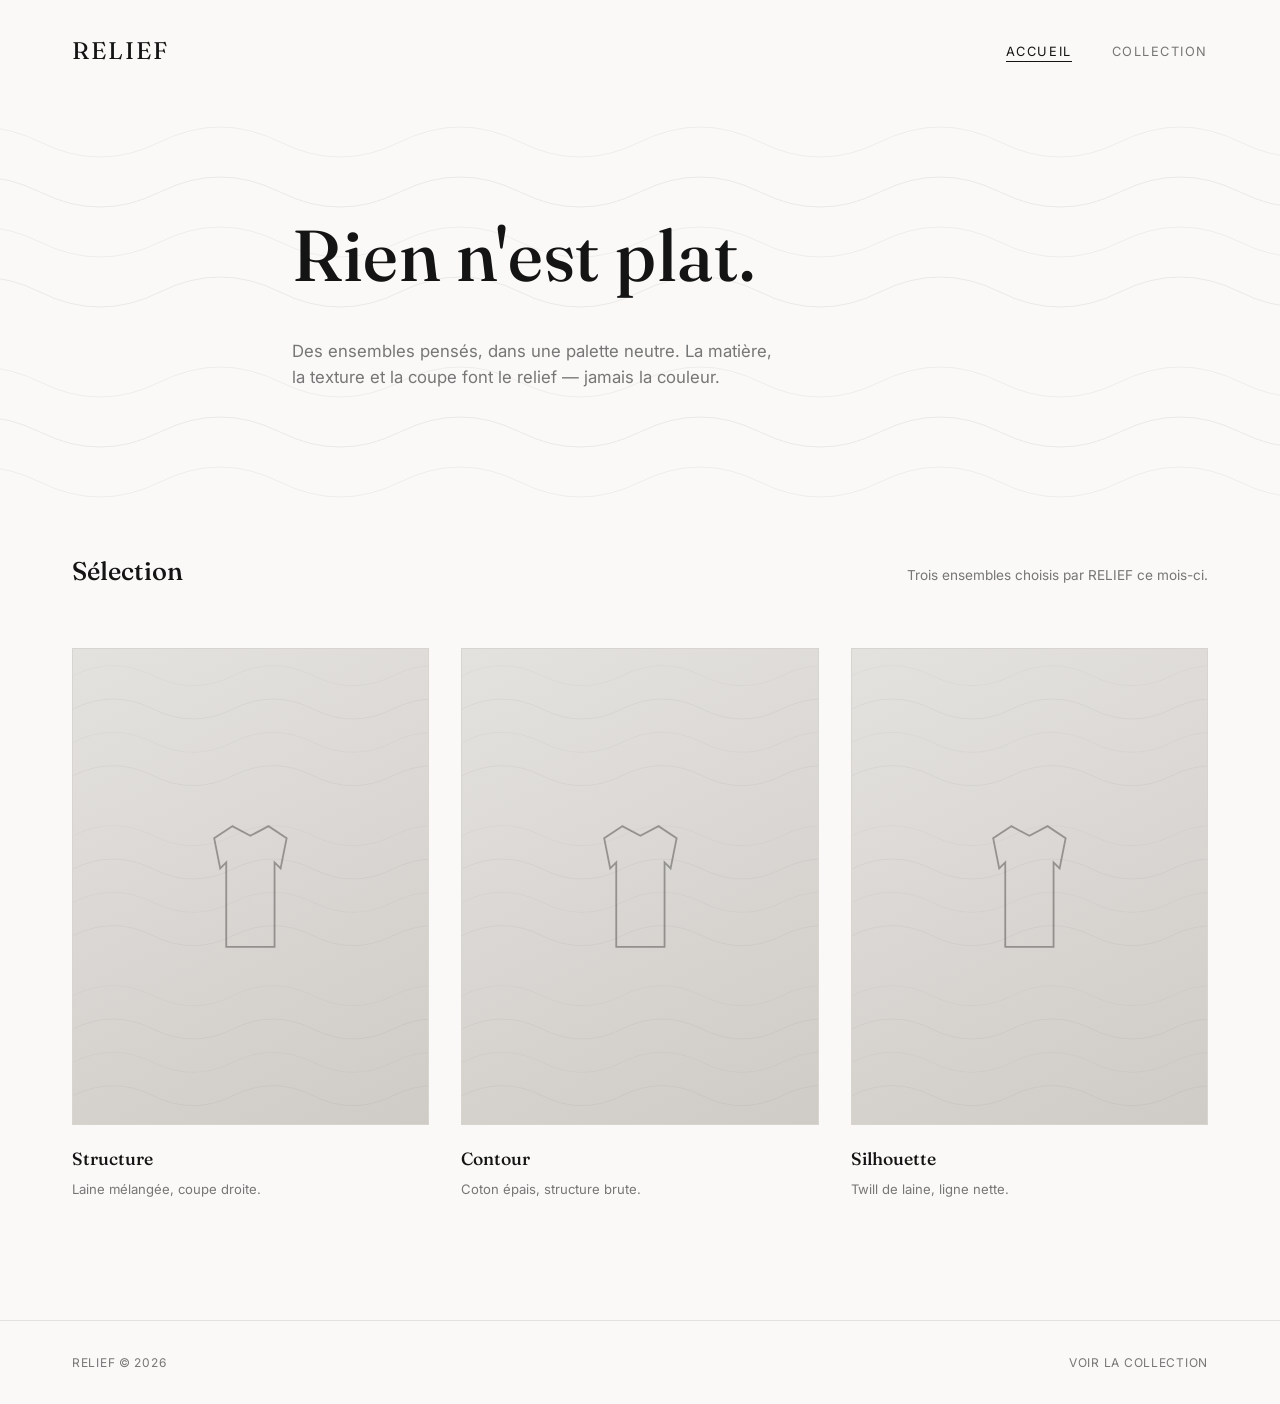
<file: Vêtement/m04/index.html>
<!DOCTYPE html>
<html lang="fr">
<head>
  <meta charset="UTF-8">
  <meta name="viewport" content="width=device-width, initial-scale=1.0">
  <title>RELIEF — Ensembles pensés</title>
  <meta name="description" content="RELIEF. Des ensembles pensés, une palette neutre, un design qui refuse la platitude.">
  <link rel="stylesheet" href="css/style.css">
</head>
<body>

  <header class="site-header">
    <div class="wrap">
      <a href="index.html" class="logo">RELIEF</a>
      <nav class="main-nav" aria-label="Navigation principale">
        <ul>
          <li><a href="index.html" aria-current="page">Accueil</a></li>
          <li><a href="collection.html">Collection</a></li>
        </ul>
      </nav>
    </div>
  </header>

  <main>
    <section class="hero">
      <div class="wrap">
        <h1>Rien n'est plat.</h1>
        <p>Des ensembles pensés, dans une palette neutre. La matière, la texture et la coupe font le relief — jamais la couleur.</p>
      </div>
    </section>

    <section class="selection">
      <div class="wrap">
        <div class="selection-header">
          <h2>Sélection</h2>
          <p class="note">Trois ensembles choisis par RELIEF ce mois-ci.</p>
        </div>

        <div class="product-grid">

          <!-- Emplacements réservés aux photos de mannequins (N&B).
               À remplacer par la photographie réelle avant mise en ligne. -->

          <article class="product-card">
            <div class="frame">
              <svg viewBox="0 0 100 140" xmlns="http://www.w3.org/2000/svg" fill="none" stroke="#141414" stroke-width="1.5">
                <path d="M35 20 L20 30 L25 55 L30 50 L30 120 L70 120 L70 50 L75 55 L80 30 L65 20 L50 28 Z"/>
              </svg>
            </div>
            <h3>Structure</h3>
            <p class="material">Laine mélangée, coupe droite.</p>
          </article>

          <article class="product-card">
            <div class="frame">
              <svg viewBox="0 0 100 140" xmlns="http://www.w3.org/2000/svg" fill="none" stroke="#141414" stroke-width="1.5">
                <path d="M35 20 L20 30 L25 55 L30 50 L30 120 L70 120 L70 50 L75 55 L80 30 L65 20 L50 28 Z"/>
              </svg>
            </div>
            <h3>Contour</h3>
            <p class="material">Coton épais, structure brute.</p>
          </article>

          <article class="product-card">
            <div class="frame">
              <svg viewBox="0 0 100 140" xmlns="http://www.w3.org/2000/svg" fill="none" stroke="#141414" stroke-width="1.5">
                <path d="M35 20 L20 30 L25 55 L30 50 L30 120 L70 120 L70 50 L75 55 L80 30 L65 20 L50 28 Z"/>
              </svg>
            </div>
            <h3>Silhouette</h3>
            <p class="material">Twill de laine, ligne nette.</p>
          </article>

        </div>
      </div>
    </section>
  </main>

  <footer class="site-footer">
    <div class="wrap">
      <p>RELIEF © 2026</p>
      <p><a href="collection.html">Voir la collection</a></p>
    </div>
  </footer>

</body>
</html>
</file>
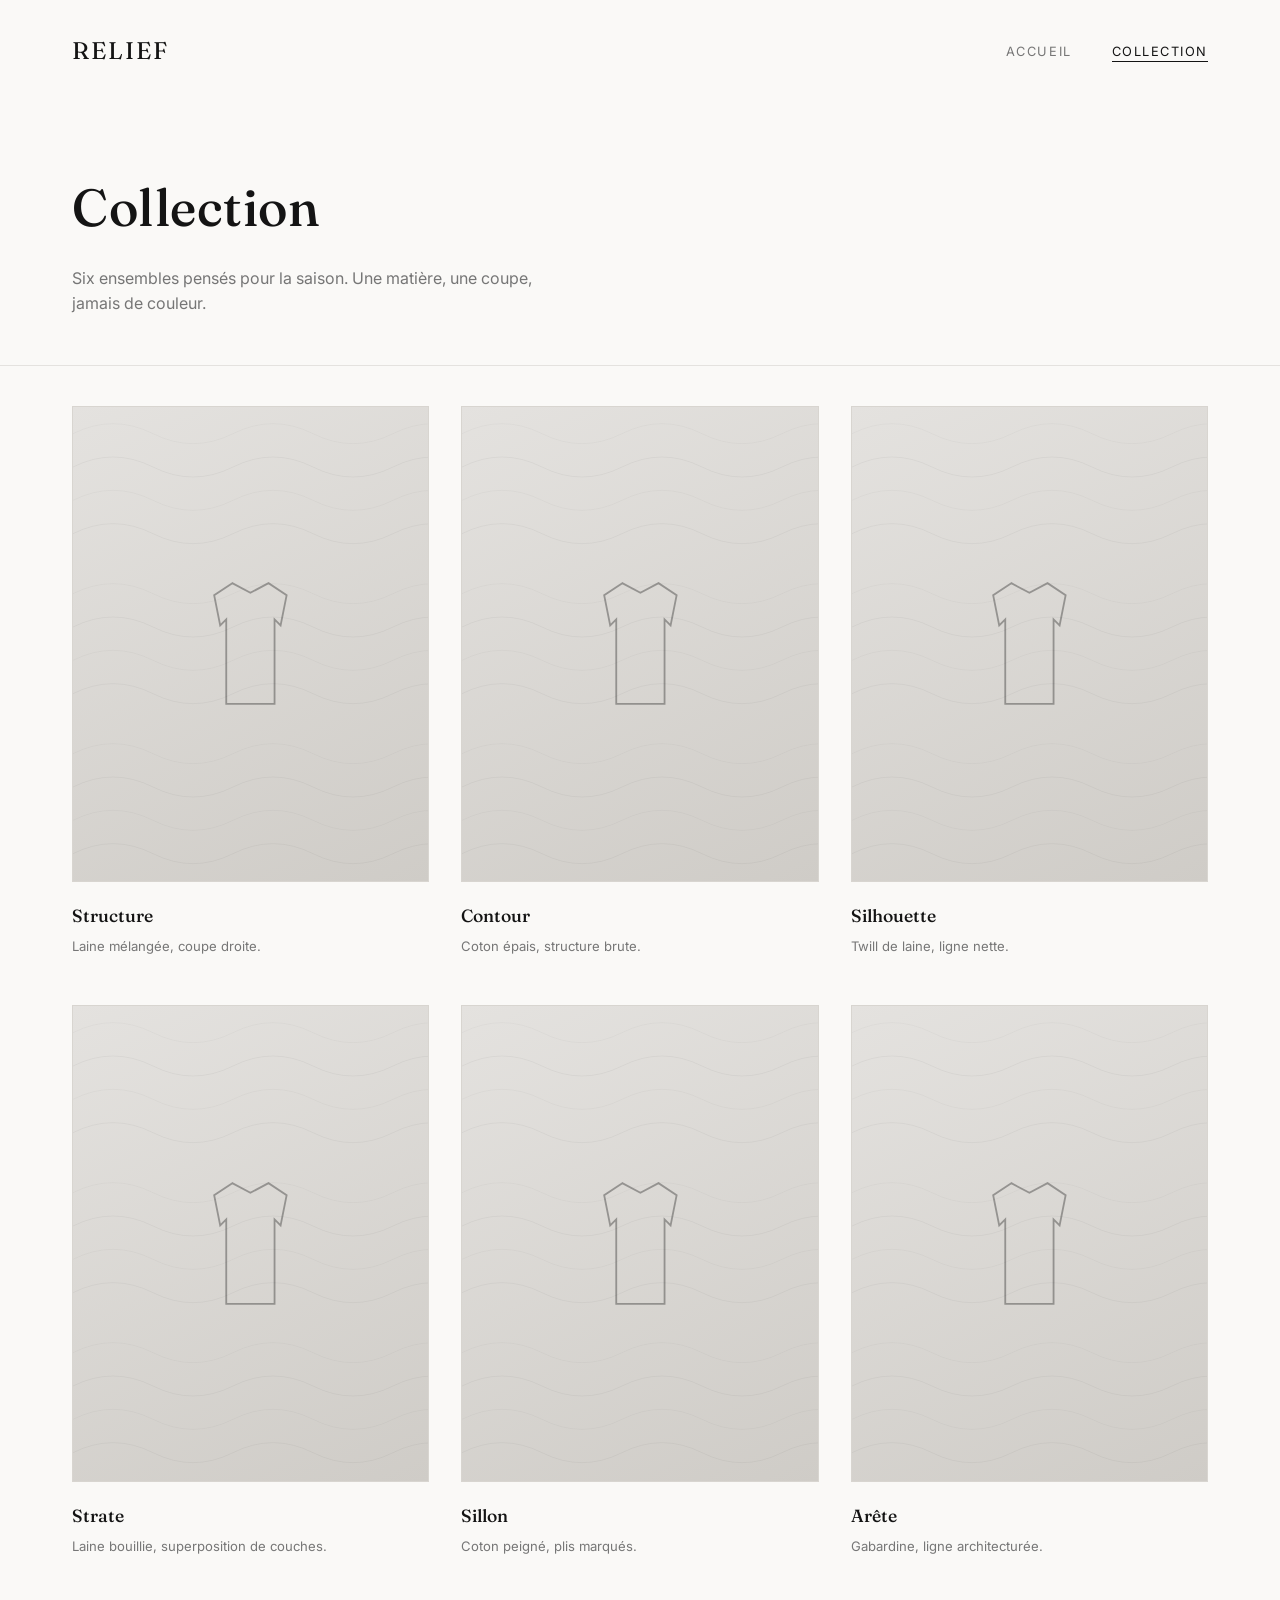
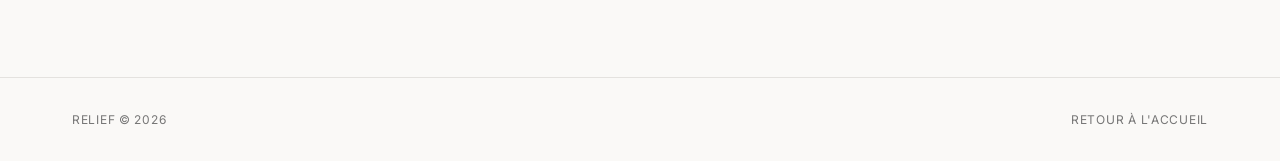
<file: Vêtement/m04/collection.html>
<!DOCTYPE html>
<html lang="fr">
<head>
  <meta charset="UTF-8">
  <meta name="viewport" content="width=device-width, initial-scale=1.0">
  <title>Collection — RELIEF</title>
  <meta name="description" content="La collection RELIEF. Six ensembles pensés, une palette neutre, jamais de couleur.">
  <link rel="stylesheet" href="css/style.css">
</head>
<body>

  <header class="site-header">
    <div class="wrap">
      <a href="index.html" class="logo">RELIEF</a>
      <nav class="main-nav" aria-label="Navigation principale">
        <ul>
          <li><a href="index.html">Accueil</a></li>
          <li><a href="collection.html" aria-current="page">Collection</a></li>
        </ul>
      </nav>
    </div>
  </header>

  <main>
    <section class="page-hero">
      <div class="wrap">
        <h1>Collection</h1>
        <p>Six ensembles pensés pour la saison. Une matière, une coupe, jamais de couleur.</p>
      </div>
    </section>

    <section class="selection">
      <div class="wrap">
        <div class="product-grid">

          <!-- Emplacements réservés aux photos de mannequins (N&B).
               À remplacer par la photographie réelle avant mise en ligne. -->

          <article class="product-card">
            <div class="frame">
              <svg viewBox="0 0 100 140" xmlns="http://www.w3.org/2000/svg" fill="none" stroke="#141414" stroke-width="1.5">
                <path d="M35 20 L20 30 L25 55 L30 50 L30 120 L70 120 L70 50 L75 55 L80 30 L65 20 L50 28 Z"/>
              </svg>
            </div>
            <h3>Structure</h3>
            <p class="material">Laine mélangée, coupe droite.</p>
          </article>

          <article class="product-card">
            <div class="frame">
              <svg viewBox="0 0 100 140" xmlns="http://www.w3.org/2000/svg" fill="none" stroke="#141414" stroke-width="1.5">
                <path d="M35 20 L20 30 L25 55 L30 50 L30 120 L70 120 L70 50 L75 55 L80 30 L65 20 L50 28 Z"/>
              </svg>
            </div>
            <h3>Contour</h3>
            <p class="material">Coton épais, structure brute.</p>
          </article>

          <article class="product-card">
            <div class="frame">
              <svg viewBox="0 0 100 140" xmlns="http://www.w3.org/2000/svg" fill="none" stroke="#141414" stroke-width="1.5">
                <path d="M35 20 L20 30 L25 55 L30 50 L30 120 L70 120 L70 50 L75 55 L80 30 L65 20 L50 28 Z"/>
              </svg>
            </div>
            <h3>Silhouette</h3>
            <p class="material">Twill de laine, ligne nette.</p>
          </article>

          <article class="product-card">
            <div class="frame">
              <svg viewBox="0 0 100 140" xmlns="http://www.w3.org/2000/svg" fill="none" stroke="#141414" stroke-width="1.5">
                <path d="M35 20 L20 30 L25 55 L30 50 L30 120 L70 120 L70 50 L75 55 L80 30 L65 20 L50 28 Z"/>
              </svg>
            </div>
            <h3>Strate</h3>
            <p class="material">Laine bouillie, superposition de couches.</p>
          </article>

          <article class="product-card">
            <div class="frame">
              <svg viewBox="0 0 100 140" xmlns="http://www.w3.org/2000/svg" fill="none" stroke="#141414" stroke-width="1.5">
                <path d="M35 20 L20 30 L25 55 L30 50 L30 120 L70 120 L70 50 L75 55 L80 30 L65 20 L50 28 Z"/>
              </svg>
            </div>
            <h3>Sillon</h3>
            <p class="material">Coton peigné, plis marqués.</p>
          </article>

          <article class="product-card">
            <div class="frame">
              <svg viewBox="0 0 100 140" xmlns="http://www.w3.org/2000/svg" fill="none" stroke="#141414" stroke-width="1.5">
                <path d="M35 20 L20 30 L25 55 L30 50 L30 120 L70 120 L70 50 L75 55 L80 30 L65 20 L50 28 Z"/>
              </svg>
            </div>
            <h3>Arête</h3>
            <p class="material">Gabardine, ligne architecturée.</p>
          </article>

        </div>
      </div>
    </section>
  </main>

  <footer class="site-footer">
    <div class="wrap">
      <p>RELIEF © 2026</p>
      <p><a href="index.html">Retour à l'accueil</a></p>
    </div>
  </footer>

</body>
</html>
</file>
<file: Vêtement/m04/css/style.css>
@import url('https://fonts.googleapis.com/css2?family=Fraunces:opsz,wght@9..144,400;9..144,500&family=Inter:wght@400;500&display=swap');

/* ---------------------------------------------------------------
   RELIEF — palette strictement neutre (voir DESIGN.md)
   Titres : Fraunces (serif éditorial, contrasté) — substitut libre
   d'Ogg, non disponible sans licence. Texte courant : Inter.
   ------------------------------------------------------------- */

:root {
  --noir: #141414;
  --gris-fonce: #3a3a3a;
  --gris-moyen: #767676;
  --gris-clair: #e4e2df;
  --blanc: #faf9f7;

  --serif: 'Fraunces', 'Times New Roman', serif;
  --sans: 'Inter', -apple-system, sans-serif;
}

* {
  box-sizing: border-box;
  margin: 0;
  padding: 0;
}

html {
  scroll-behavior: smooth;
}

body {
  background: var(--blanc);
  color: var(--gris-fonce);
  font-family: var(--sans);
  font-weight: 400;
  line-height: 1.6;
  -webkit-font-smoothing: antialiased;
}

a {
  color: inherit;
  text-decoration: none;
}

img {
  display: block;
  max-width: 100%;
}

.wrap {
  max-width: 1200px;
  margin: 0 auto;
  padding: 0 32px;
}

/* --- En-tête / navigation --- */

.site-header {
  padding: 32px 0;
}

.site-header .wrap {
  display: flex;
  align-items: center;
  justify-content: space-between;
}

.logo {
  font-family: var(--serif);
  font-size: 1.5rem;
  letter-spacing: 0.08em;
  color: var(--noir);
}

.main-nav ul {
  list-style: none;
  display: flex;
  gap: 40px;
}

.main-nav a {
  font-size: 0.8rem;
  letter-spacing: 0.12em;
  text-transform: uppercase;
  color: var(--gris-moyen);
  border-bottom: 1px solid transparent;
  padding-bottom: 2px;
  transition: color 0.2s ease, border-color 0.2s ease;
}

.main-nav a:hover,
.main-nav a[aria-current="page"] {
  color: var(--noir);
  border-color: var(--noir);
}

/* --- Hero --- */

.hero {
  position: relative;
  padding: 96px 0 120px;
  background-image: url('../assets/waves.svg');
  background-repeat: repeat;
  background-size: 480px 240px;
  background-position: center top;
}

.hero .wrap {
  max-width: 760px;
}

.hero h1 {
  font-family: var(--serif);
  font-weight: 500;
  font-size: clamp(2.75rem, 6vw, 4.5rem);
  color: var(--noir);
  letter-spacing: 0.01em;
  margin-bottom: 24px;
}

.hero p {
  font-size: 1.05rem;
  color: var(--gris-moyen);
  max-width: 480px;
}

/* --- En-tête de page (collection) --- */

.page-hero {
  padding: 64px 0 48px;
  border-bottom: 1px solid var(--gris-clair);
}

.page-hero h1 {
  font-family: var(--serif);
  font-weight: 500;
  font-size: clamp(2.25rem, 5vw, 3.25rem);
  color: var(--noir);
  letter-spacing: 0.01em;
  margin-bottom: 16px;
}

.page-hero p {
  font-size: 1rem;
  color: var(--gris-moyen);
  max-width: 480px;
}

/* --- Section sélection --- */

.selection {
  padding: 40px 0 120px;
}

.selection-header {
  display: flex;
  align-items: baseline;
  justify-content: space-between;
  margin-bottom: 56px;
  gap: 24px;
  flex-wrap: wrap;
}

.selection-header h2 {
  font-family: var(--serif);
  font-weight: 500;
  font-size: 1.6rem;
  color: var(--noir);
}

.selection-header .note {
  font-size: 0.85rem;
  color: var(--gris-moyen);
  max-width: 320px;
}

.product-grid {
  display: grid;
  grid-template-columns: repeat(3, 1fr);
  gap: 48px 32px;
}

.product-card .frame {
  aspect-ratio: 3 / 4;
  background: linear-gradient(155deg, var(--gris-clair) 0%, #cfccc7 100%);
  background-image:
    url('../assets/waves.svg'),
    linear-gradient(155deg, var(--gris-clair) 0%, #cfccc7 100%);
  background-repeat: repeat, no-repeat;
  background-size: 320px 160px, cover;
  border: 1px solid #d8d5d0;
  display: flex;
  align-items: center;
  justify-content: center;
  overflow: hidden;
  margin-bottom: 20px;
}

.product-card .frame svg {
  width: 34%;
  opacity: 0.35;
}

.product-card h3 {
  font-family: var(--serif);
  font-weight: 500;
  font-size: 1.1rem;
  color: var(--noir);
  margin-bottom: 6px;
}

.product-card .material {
  font-size: 0.82rem;
  color: var(--gris-moyen);
}

/* --- Pied de page --- */

.site-footer {
  border-top: 1px solid var(--gris-clair);
  padding: 32px 0;
}

.site-footer .wrap {
  display: flex;
  align-items: center;
  justify-content: space-between;
  flex-wrap: wrap;
  gap: 16px;
}

.site-footer p {
  font-size: 0.75rem;
  letter-spacing: 0.06em;
  color: var(--gris-moyen);
  text-transform: uppercase;
}

/* --- Responsive --- */

@media (max-width: 900px) {
  .product-grid {
    grid-template-columns: repeat(2, 1fr);
  }
}

@media (max-width: 600px) {
  .site-header .wrap {
    flex-direction: column;
    align-items: flex-start;
    gap: 16px;
  }

  .main-nav ul {
    gap: 24px;
  }

  .product-grid {
    grid-template-columns: 1fr;
  }

  .hero {
    padding: 64px 0 80px;
  }
}
</file>
